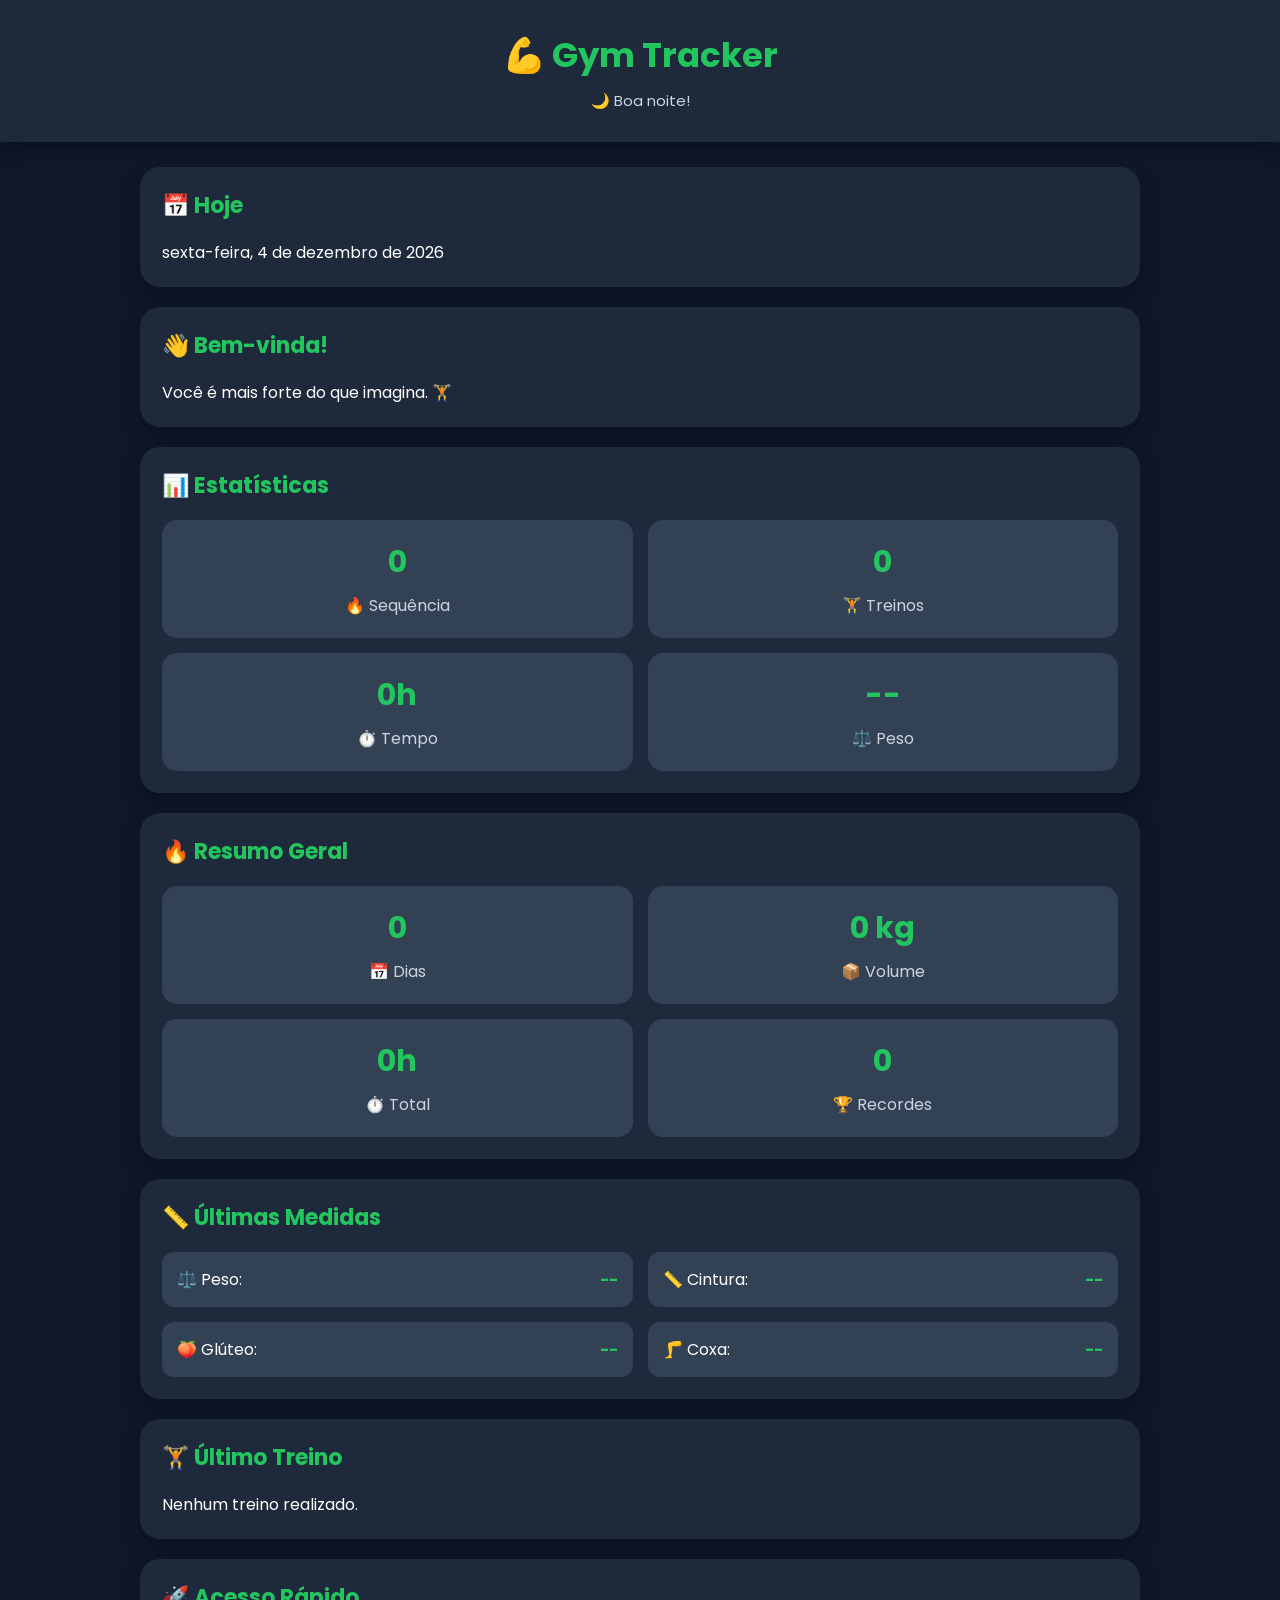
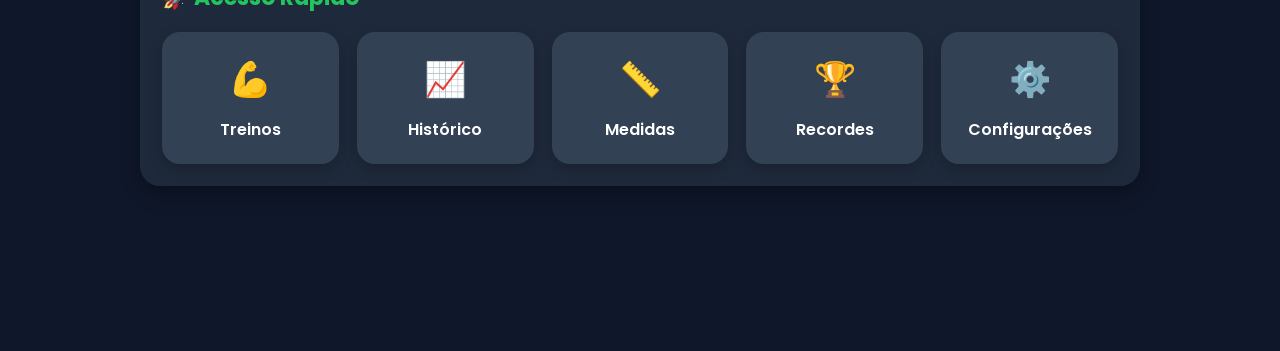
<file: index.html>
<!DOCTYPE html>
<html lang="pt-BR">

<head>

    <meta charset="UTF-8">

    <meta name="viewport" content="width=device-width, initial-scale=1.0">

    <title>Gym Tracker</title>

    <link rel="stylesheet" href="style.css">

    <link rel="preconnect" href="https://fonts.googleapis.com">

    <link rel="preconnect" href="https://fonts.gstatic.com" crossorigin>
    <link rel="manifest" href="manifest.json">

<link rel="icon" href="icon-192.png">

    <link href="https://fonts.googleapis.com/css2?family=Poppins:wght@300;400;500;600;700&display=swap" rel="stylesheet">

</head>

<body>

<header>

    <div class="header-texto">

        <h1>💪 Gym Tracker</h1>

        <p id="saudacao"></p>

    </div>

</header>

<main class="container">

    <!-- Hoje -->

    <section class="card">

        <h2>📅 Hoje</h2>

        <p id="dataAtual"></p>

    </section>

    <!-- Boas-vindas -->

    <section class="card">

        <h2>👋 Bem-vinda!</h2>

        <p id="fraseMotivacao"></p>

    </section>

    <!-- Estatísticas -->

    <section class="card">

        <h2>📊 Estatísticas</h2>

        <div class="stats">

            <div class="stat">

                <span class="numero" id="sequencia">0</span>

                <span class="texto">🔥 Sequência</span>

            </div>

            <div class="stat">

                <span class="numero" id="totalTreinos">0</span>

                <span class="texto">🏋️ Treinos</span>

            </div>

            <div class="stat">

                <span class="numero" id="tempoTreinado">0h</span>

                <span class="texto">⏱️ Tempo</span>

            </div>

            <div class="stat">

                <span class="numero" id="pesoAtual">--</span>

                <span class="texto">⚖️ Peso</span>

            </div>

        </div>

    </section>

    <!-- Resumo Geral -->

    <section class="card">

        <h2>🔥 Resumo Geral</h2>

        <div class="stats">

            <div class="stat">

                <span class="numero" id="diasTreinados">0</span>

                <span class="texto">📅 Dias</span>

            </div>

            <div class="stat">

                <span class="numero" id="volumeTotal">0 kg</span>

                <span class="texto">📦 Volume</span>

            </div>

            <div class="stat">

                <span class="numero" id="tempoTotal">0h</span>

                <span class="texto">⏱️ Total</span>

            </div>

            <div class="stat">

                <span class="numero" id="recordesTotal">0</span>

                <span class="texto">🏆 Recordes</span>

            </div>

        </div>

    </section>

    <!-- Últimas medidas -->

    <section class="card">

        <h2>📏 Últimas Medidas</h2>

        <div class="medidas">

            <p>⚖️ Peso:
                <strong id="ultimoPeso">--</strong>
            </p>

            <p>📏 Cintura:
                <strong id="ultimaCintura">--</strong>
            </p>

            <p>🍑 Glúteo:
                <strong id="ultimoGluteo">--</strong>
            </p>

            <p>🦵 Coxa:
                <strong id="ultimaCoxa">--</strong>
            </p>

        </div>

    </section>

    <!-- Último treino -->

    <section class="card">

        <h2>🏋️ Último Treino</h2>

        <p id="ultimoTreino">

            Nenhum treino realizado.

        </p>

    </section>

    

    <!-- Acesso rápido -->

    <section class="card">

        <h2>🚀 Acesso Rápido</h2>

        <div class="atalhos">

            <a href="treinos.html" class="atalho">

                💪

                <span>Treinos</span>

            </a>

            <a href="historico.html" class="atalho">

                📈

                <span>Histórico</span>

            </a>

            <a href="medidas.html" class="atalho">

                📏

                <span>Medidas</span>

            </a>

            <a href="recordes.html" class="atalho">

                🏆

                <span>Recordes</span>

            </a>

            <a href="configuracoes.html" class="atalho">

                ⚙️

                <span>Configurações</span>

            </a>

        </div>

    </section>

</main>



<script src="storage.js"></script>

<script src="script.js"></script>

</body>

</html>
</file>
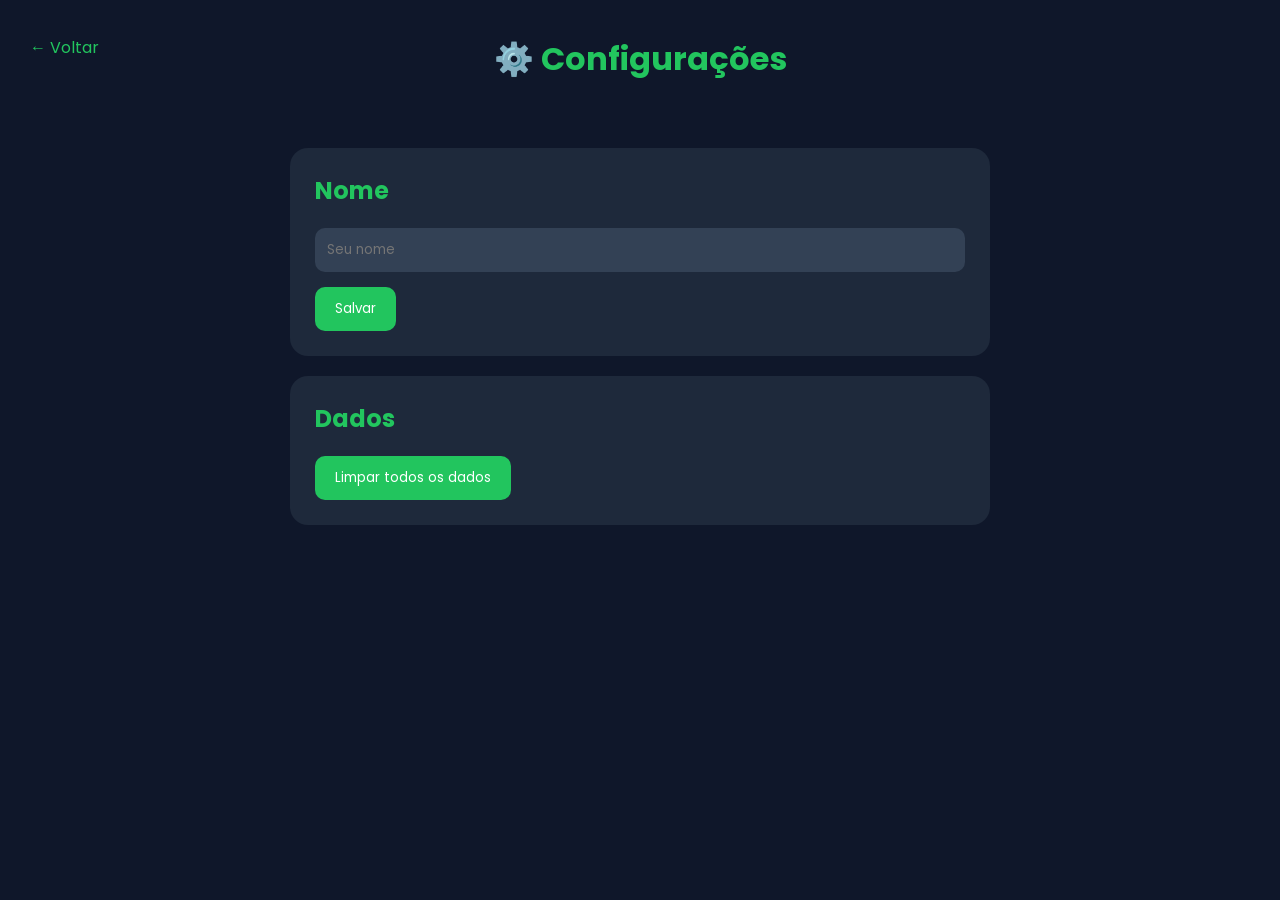
<file: configuracoes.html>
<!DOCTYPE html>
<html lang="pt-BR">

<head>

<meta charset="UTF-8">
<meta name="viewport" content="width=device-width, initial-scale=1.0">

<title>Configurações</title>

<link rel="stylesheet" href="configuracoes.css">

<link rel="preconnect" href="https://fonts.googleapis.com">

<link href="https://fonts.googleapis.com/css2?family=Poppins:wght@400;500;600&display=swap" rel="stylesheet">

</head>

<body>

<header>

<a href="index.html" class="voltar">← Voltar</a>

<h1>⚙️ Configurações</h1>

</header>

<main class="container">

<div class="card">

<h2>Nome</h2>

<input type="text" id="nome" placeholder="Seu nome">

<button id="salvarNome">
Salvar
</button>

</div>

<div class="card">

<h2>Dados</h2>

<button id="limpar">
Limpar todos os dados
</button>

</div>

</main>

<script src="storage.js"></script>
<script src="configuracoes.js"></script>


</body>
</html>
</file>
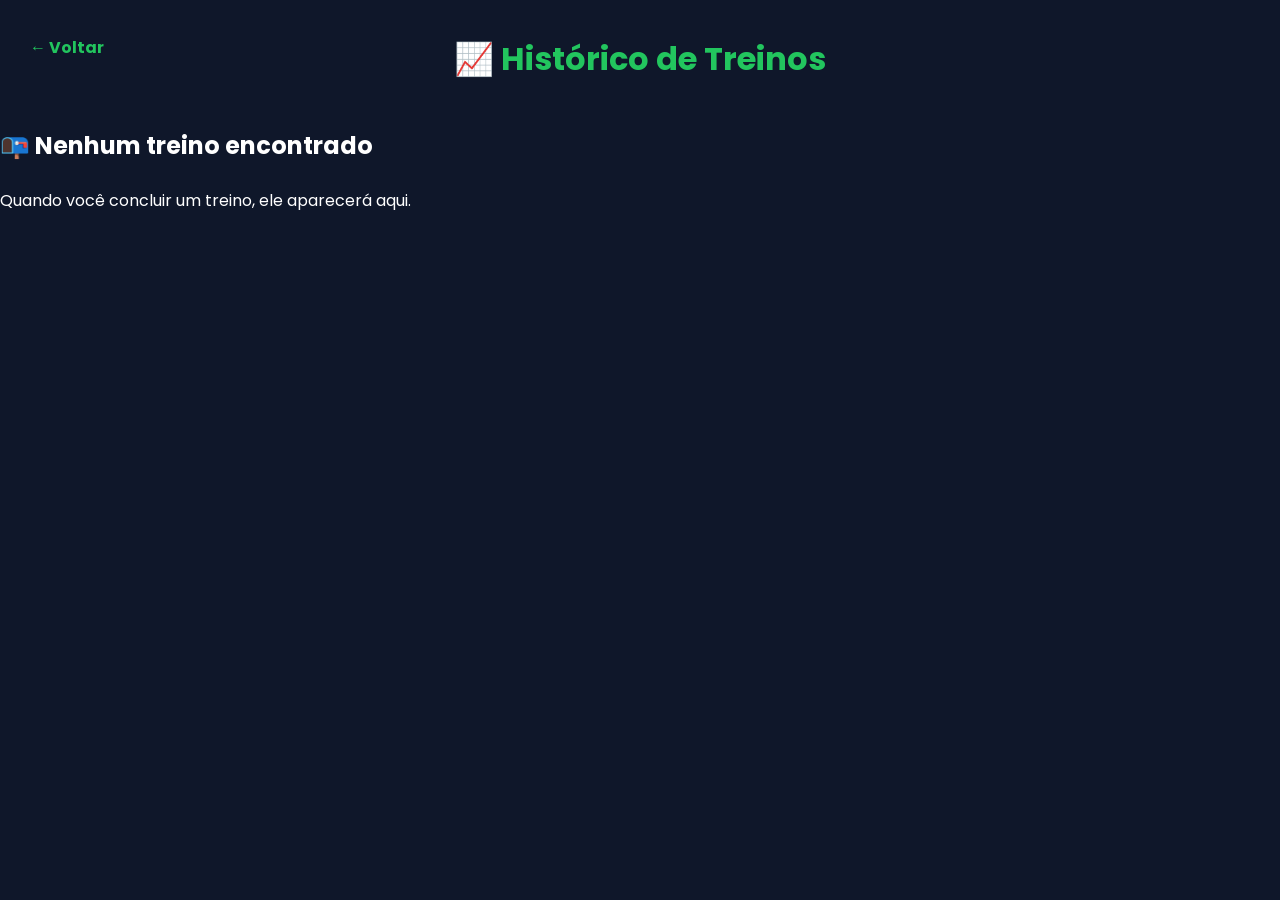
<file: historico.html>
<!DOCTYPE html>
<html lang="pt-BR">

<head>

    <meta charset="UTF-8">

    <meta name="viewport" content="width=device-width, initial-scale=1.0">

    <title>Histórico</title>

    <link rel="stylesheet" href="historico.css">

    <link rel="preconnect" href="https://fonts.googleapis.com">

    <link href="https://fonts.googleapis.com/css2?family=Poppins:wght@300;400;600;700&display=swap" rel="stylesheet">

</head>

<body>

<header>

    <h1>📈 Histórico de Treinos</h1>

    <a href="index.html" class="voltar">← Voltar</a>

</header>

<main class="container">

    <div id="listaHistorico">

    </div>

</main>



<script src="storage.js"></script>

<script src="historico.js"></script>

</body>

</html>
</file>
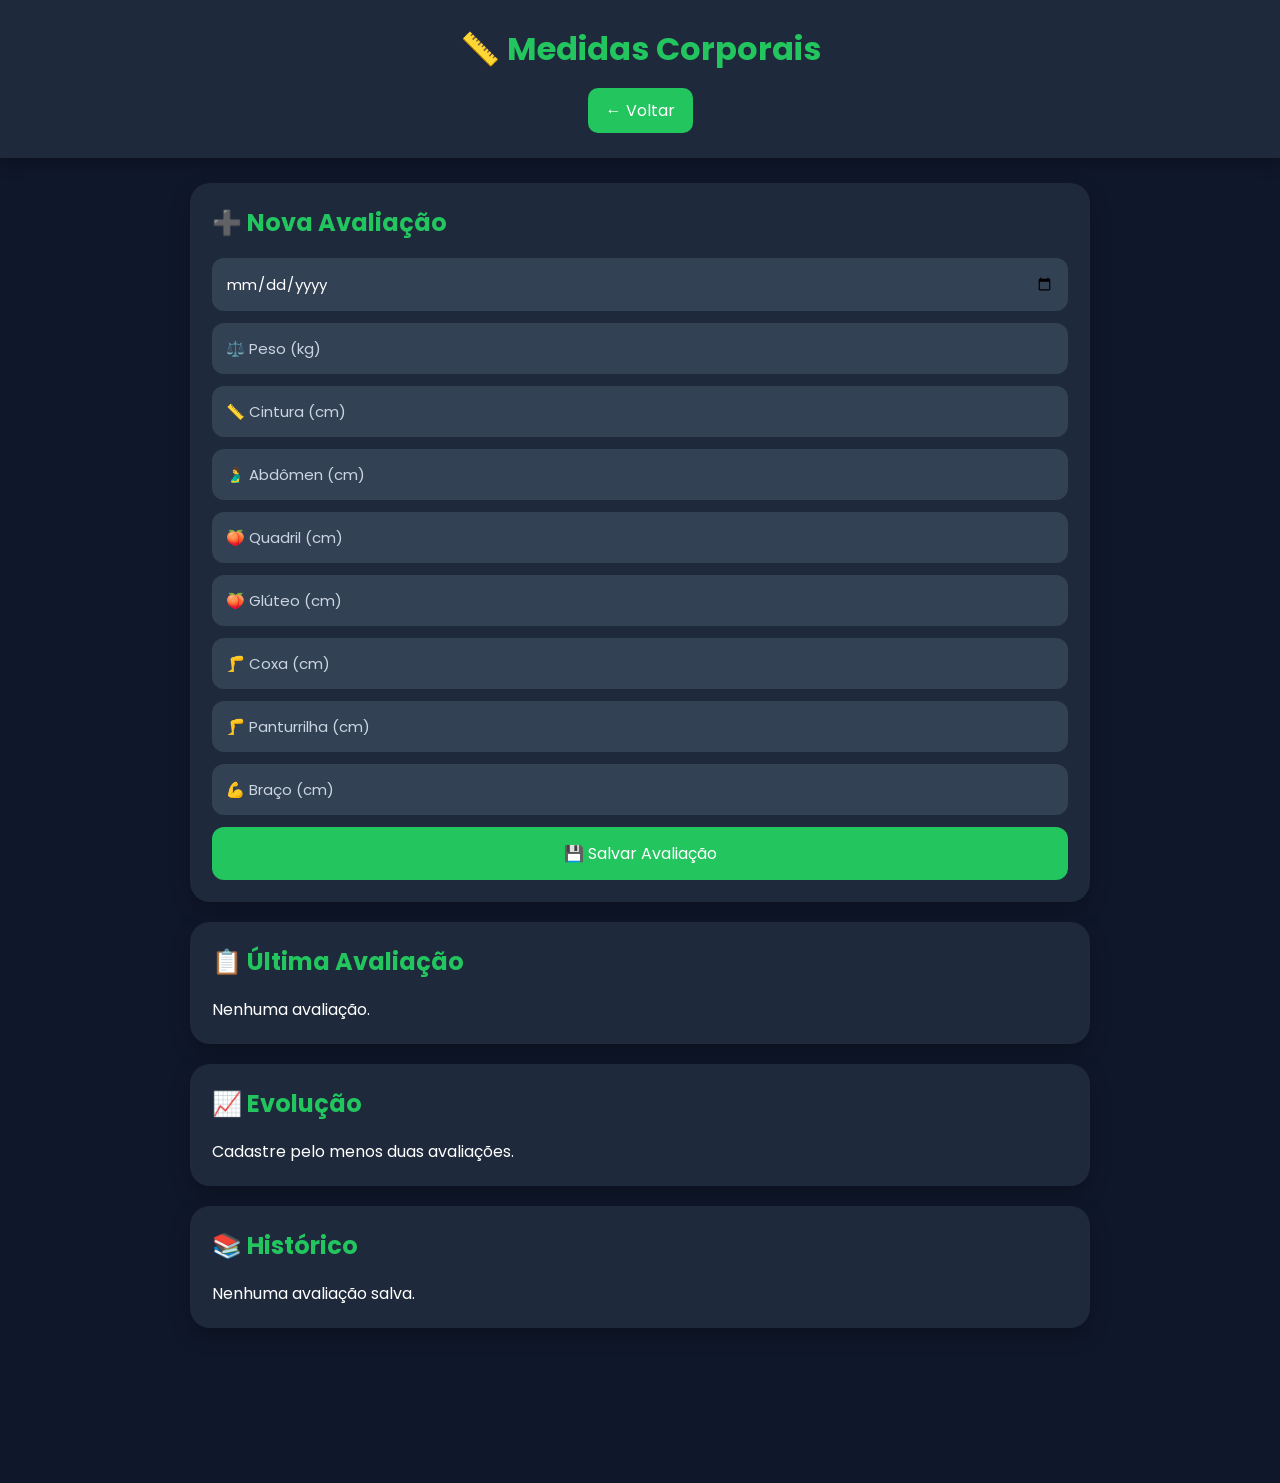
<file: medidas.html>
<!DOCTYPE html>
<html lang="pt-BR">

<head>

    <meta charset="UTF-8">

    <meta name="viewport" content="width=device-width, initial-scale=1.0">

    <title>Medidas Corporais</title>

    <link rel="stylesheet" href="medidas.css">

    <link rel="preconnect" href="https://fonts.googleapis.com">

    <link href="https://fonts.googleapis.com/css2?family=Poppins:wght@300;400;600;700&display=swap" rel="stylesheet">

</head>

<body>

<header>

    <h1>📏 Medidas Corporais</h1>

    <a href="index.html" class="voltar">← Voltar</a>

</header>

<main class="container">

    <!-- Nova Avaliação -->

    <div class="card">

        <h2>➕ Nova Avaliação</h2>

        <input type="date" id="data">

        <input type="number" id="peso" placeholder="⚖️ Peso (kg)">

        <input type="number" id="cintura" placeholder="📏 Cintura (cm)">

        <input type="number" id="abdomen" placeholder="🫃 Abdômen (cm)">

        <input type="number" id="quadril" placeholder="🍑 Quadril (cm)">

        <input type="number" id="gluteo" placeholder="🍑 Glúteo (cm)">

        <input type="number" id="coxa" placeholder="🦵 Coxa (cm)">

        <input type="number" id="panturrilha" placeholder="🦵 Panturrilha (cm)">

        <input type="number" id="braco" placeholder="💪 Braço (cm)">

        <button onclick="salvarMedidas()">

            💾 Salvar Avaliação

        </button>

    </div>

    <!-- Última Avaliação -->

    <div class="card">

        <h2>📋 Última Avaliação</h2>

        <div id="ultimaAvaliacao">

        </div>

    </div>

    <!-- Evolução -->

    <div class="card">

        <h2>📈 Evolução</h2>

        <div id="evolucao">

        </div>

    </div>

    <!-- Histórico -->

    <div class="card">

        <h2>📚 Histórico</h2>

        <div id="historicoMedidas">

        </div>

    </div>

</main>



<script src="storage.js"></script>

<script src="medidas.js"></script>

</body>

</html>
</file>
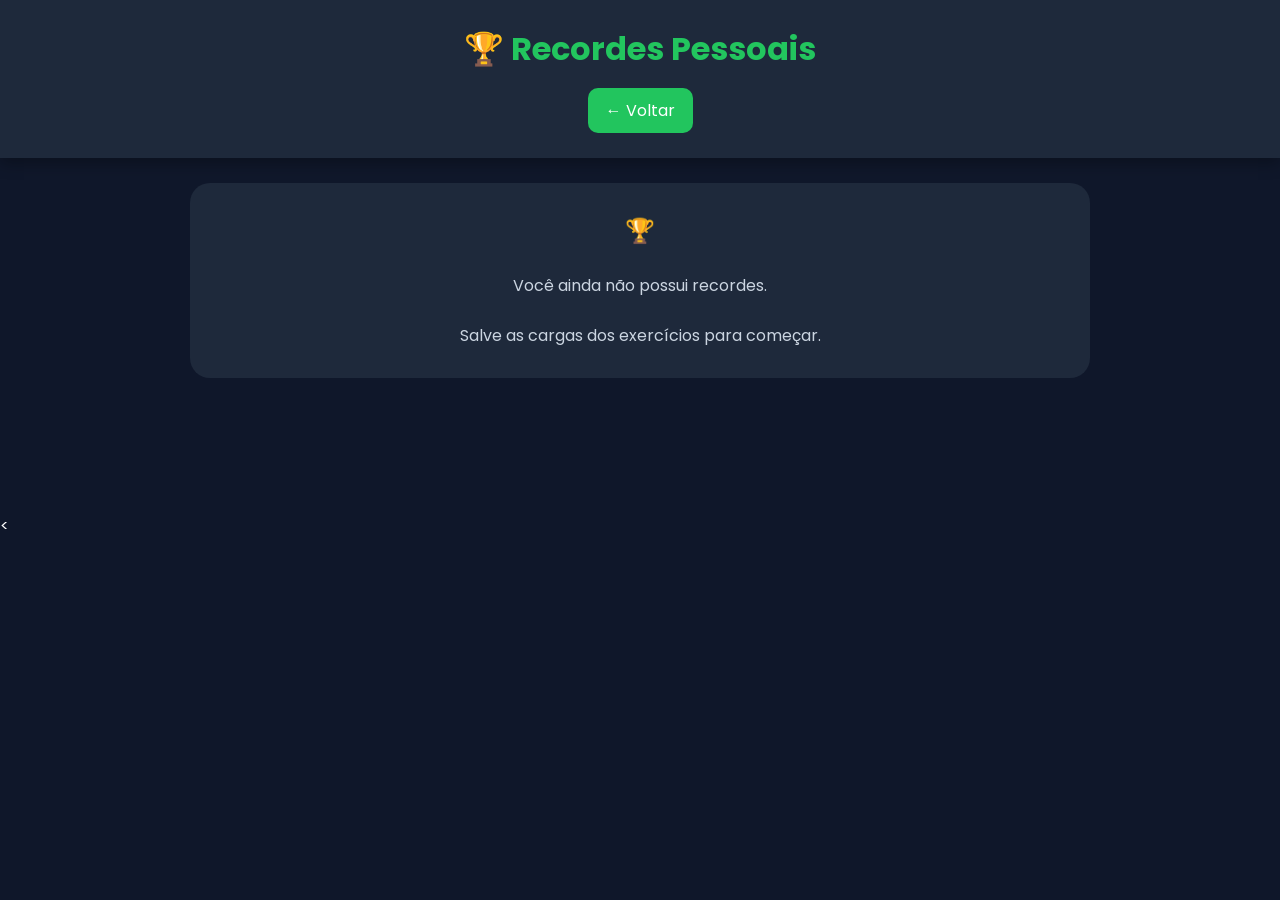
<file: recordes.html>
<!DOCTYPE html>
<html lang="pt-BR">

<head>

    <meta charset="UTF-8">

    <meta name="viewport" content="width=device-width, initial-scale=1.0">

    <title>Recordes</title>

    <link rel="stylesheet" href="recordes.css">

    <link rel="preconnect" href="https://fonts.googleapis.com">

    <link href="https://fonts.googleapis.com/css2?family=Poppins:wght@300;400;600;700&display=swap" rel="stylesheet">

</head>

<body>

<header>

    <h1>🏆 Recordes Pessoais</h1>

    <a href="index.html" class="voltar">← Voltar</a>

</header>

<main class="container">

    <div id="listaRecordes">

    </div>

</main>

<

<script src="storage.js"></script>

<script src="recordes.js"></script>

</body>

</html>
</file>
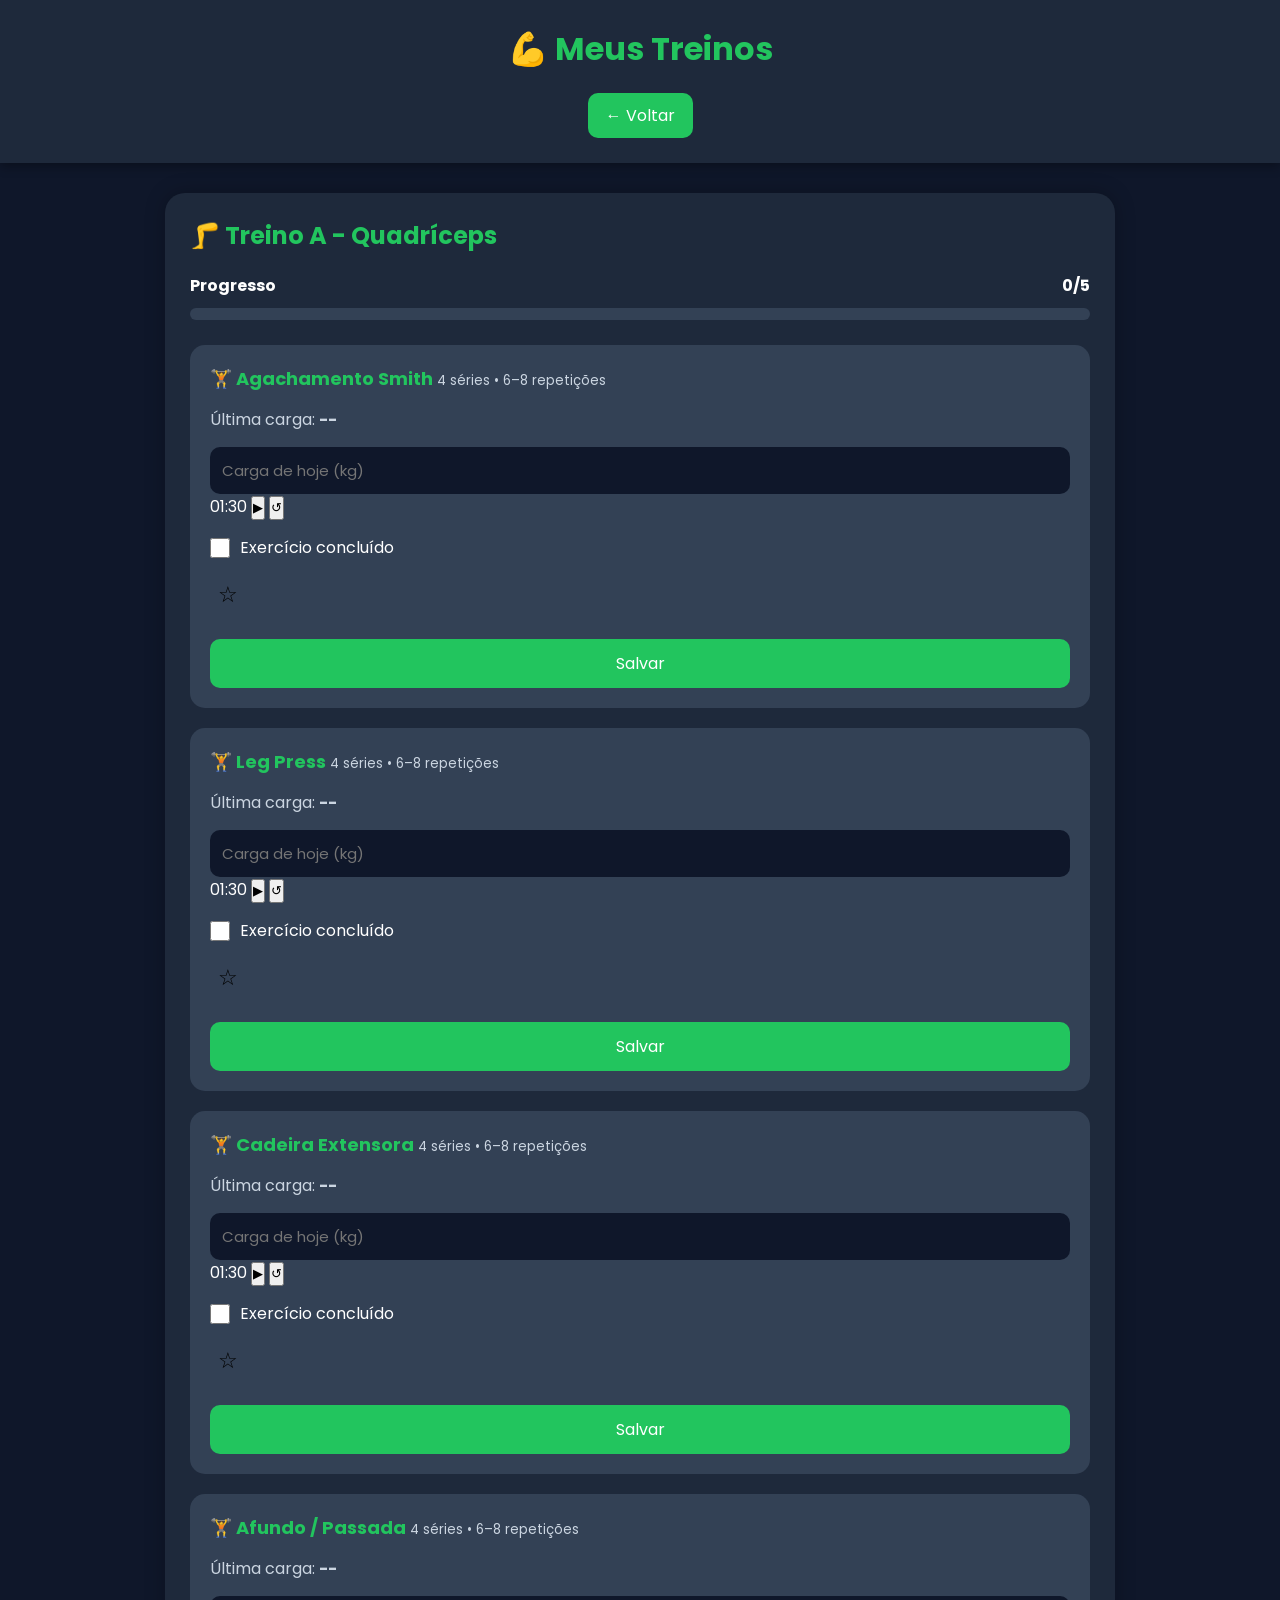
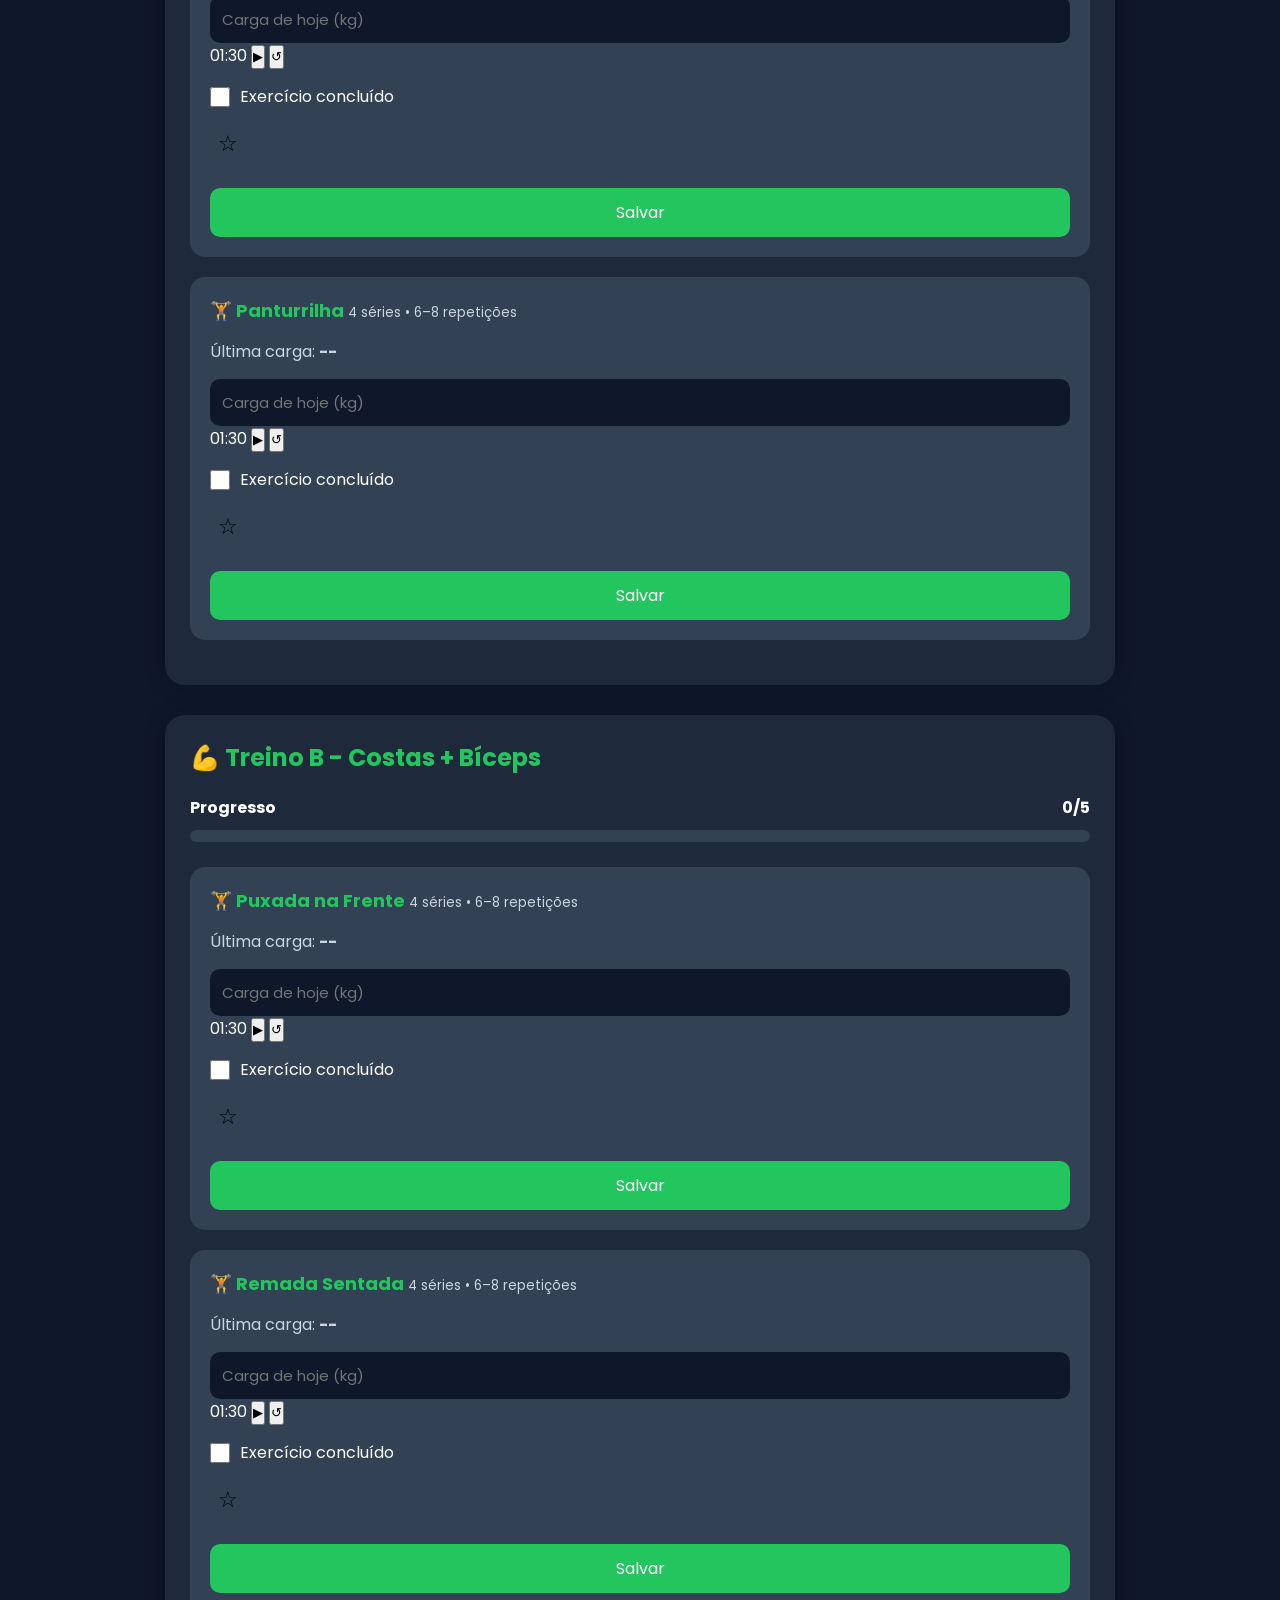
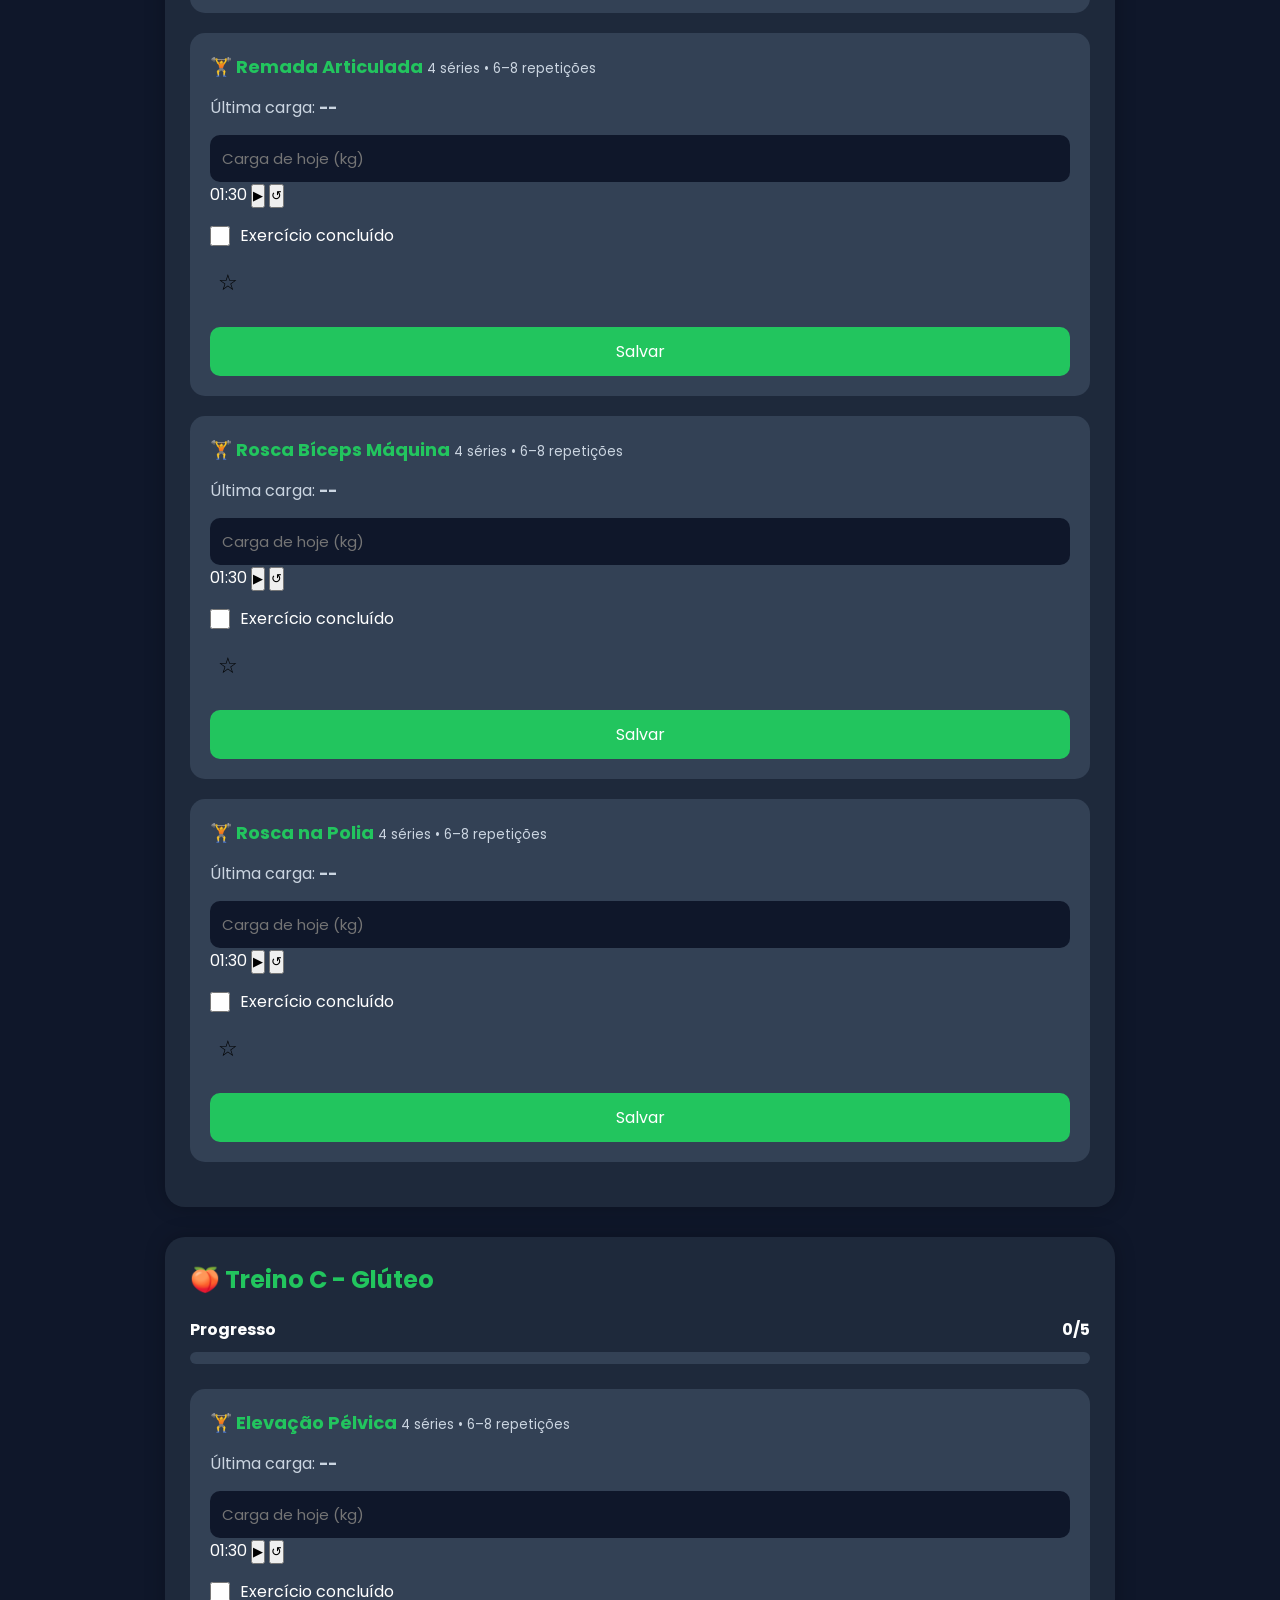
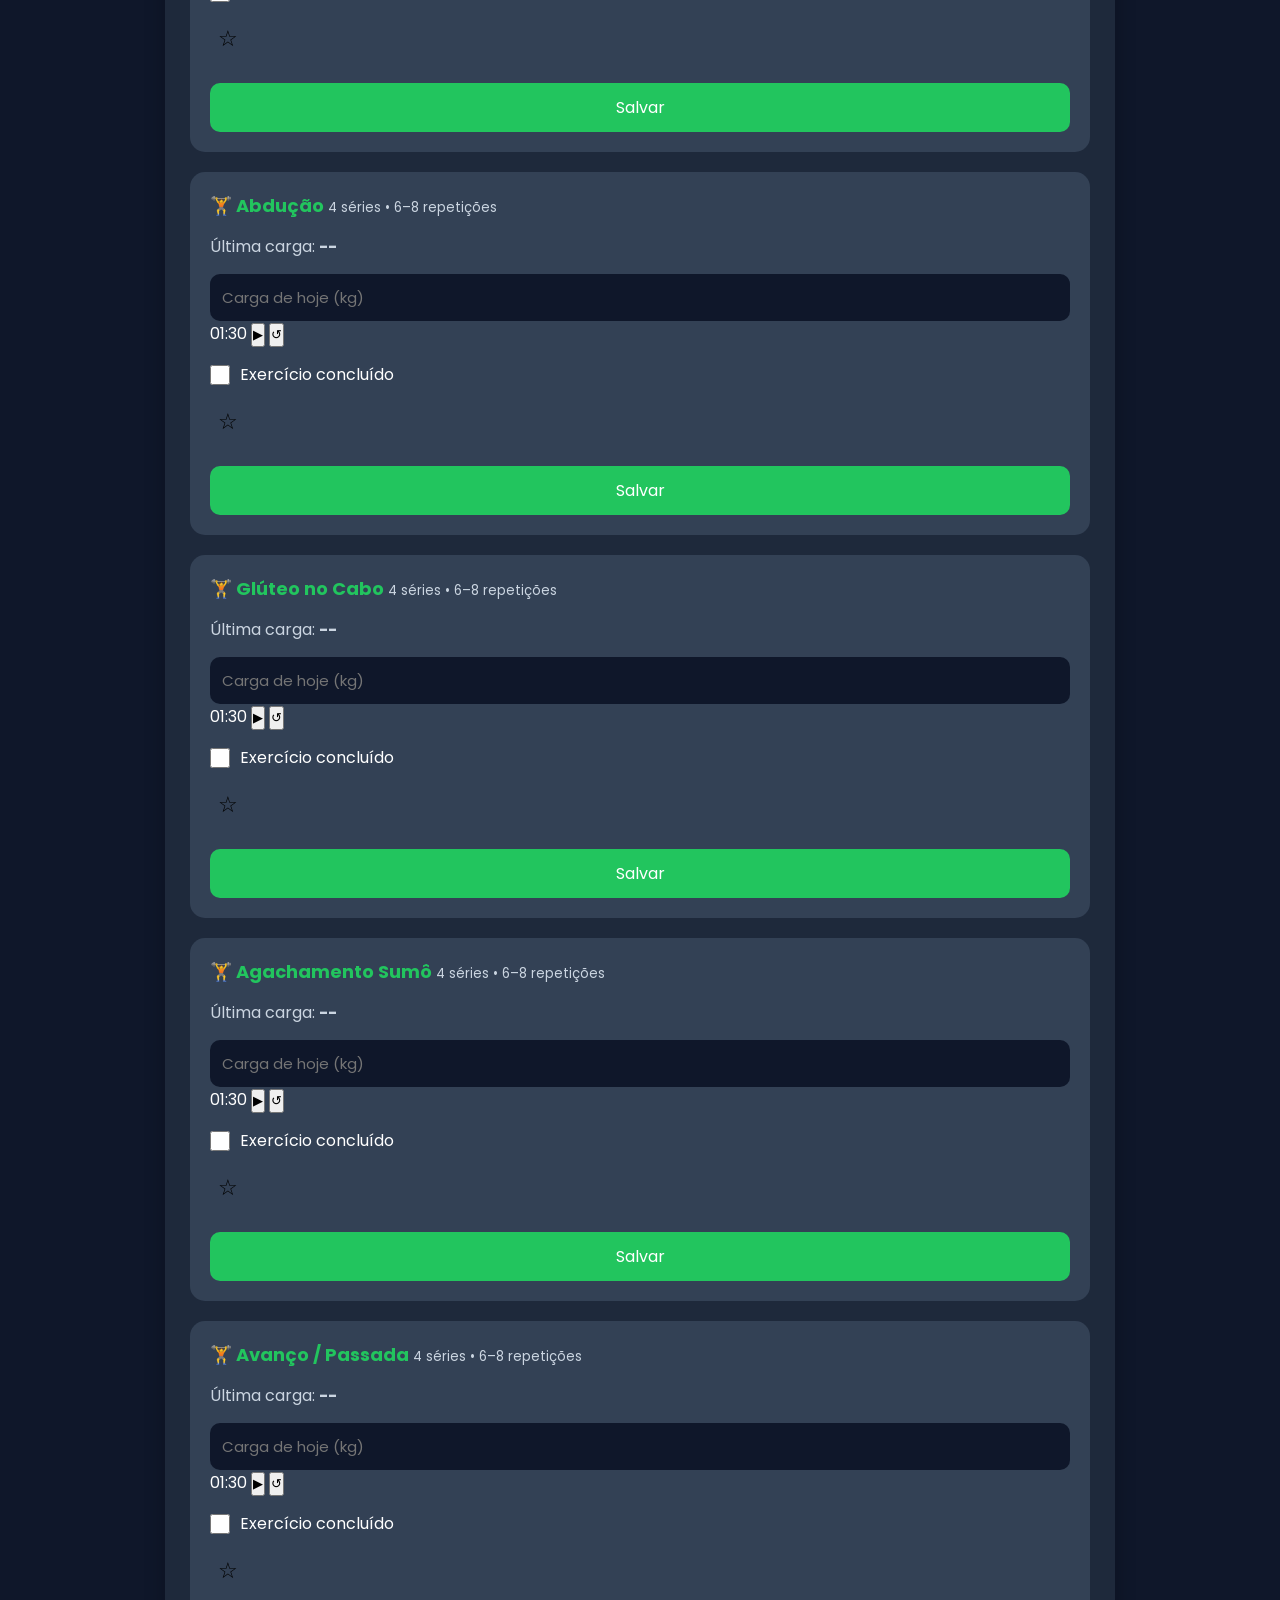
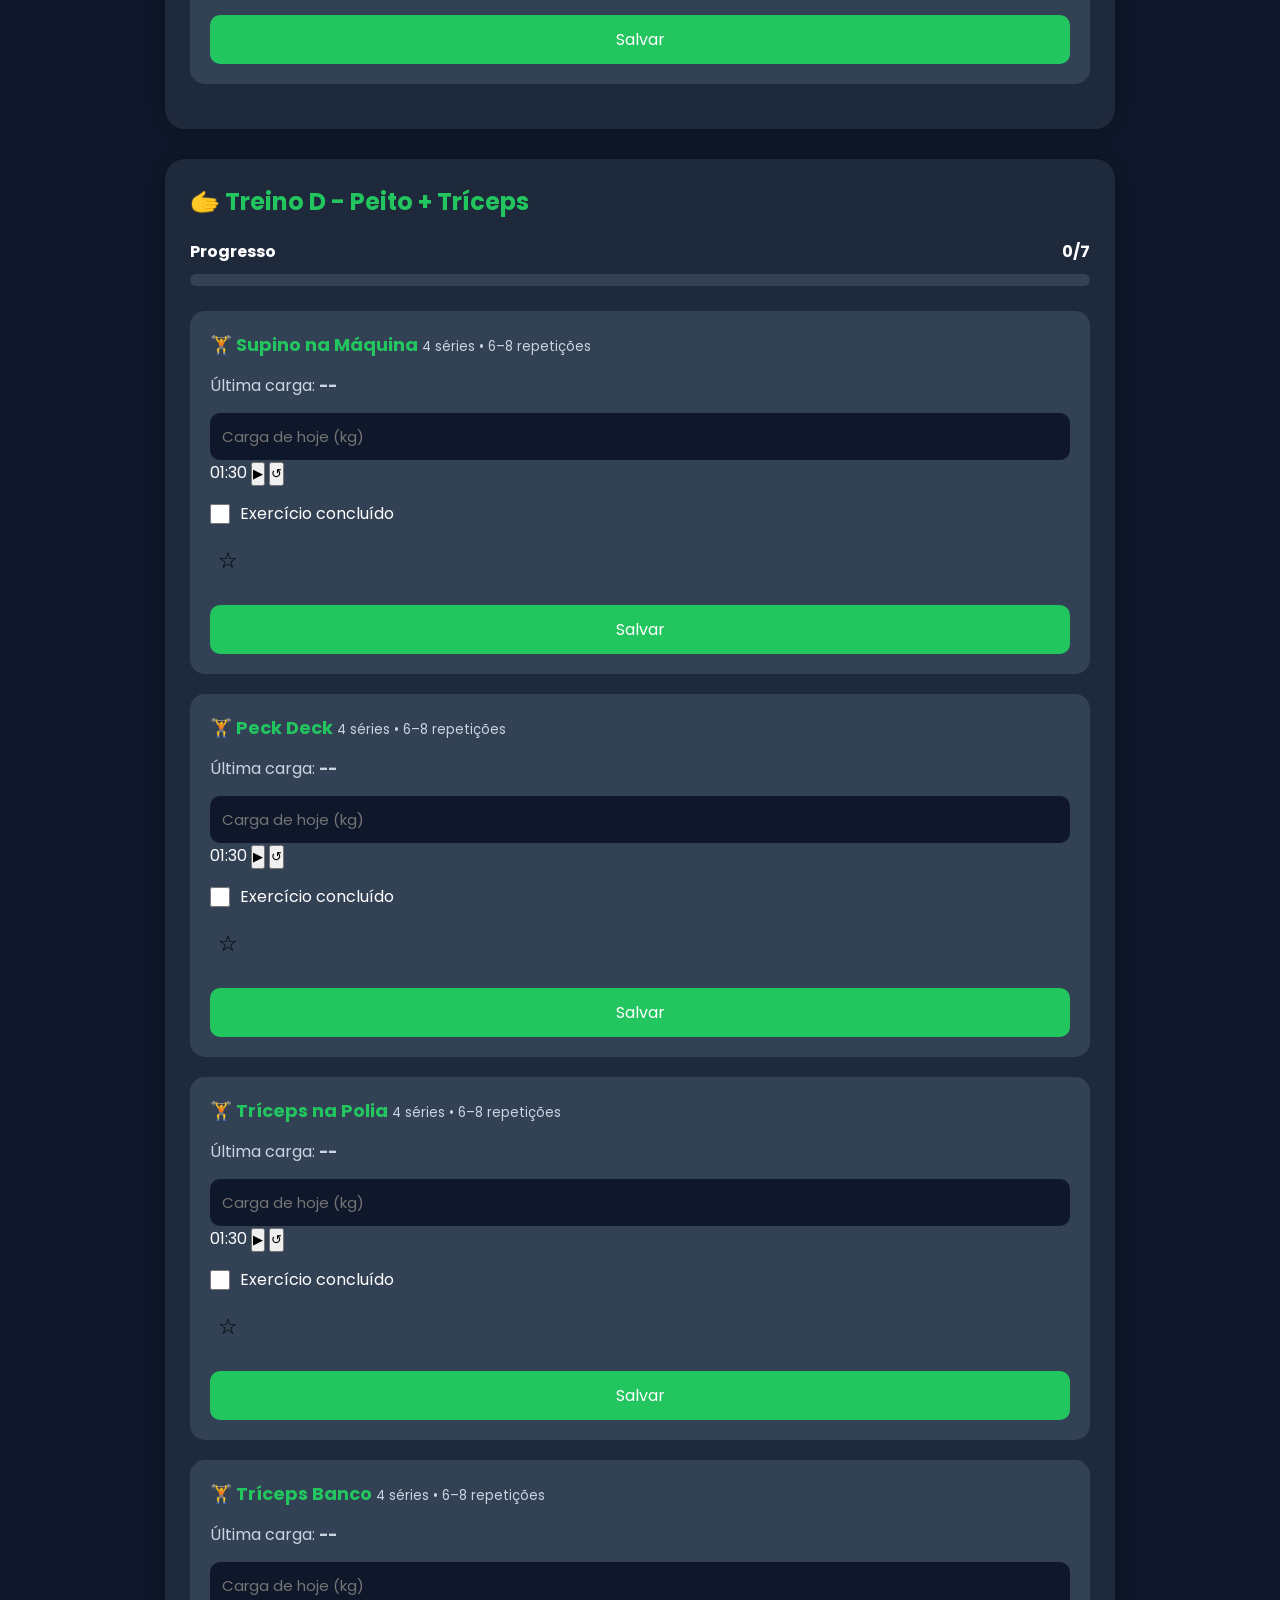
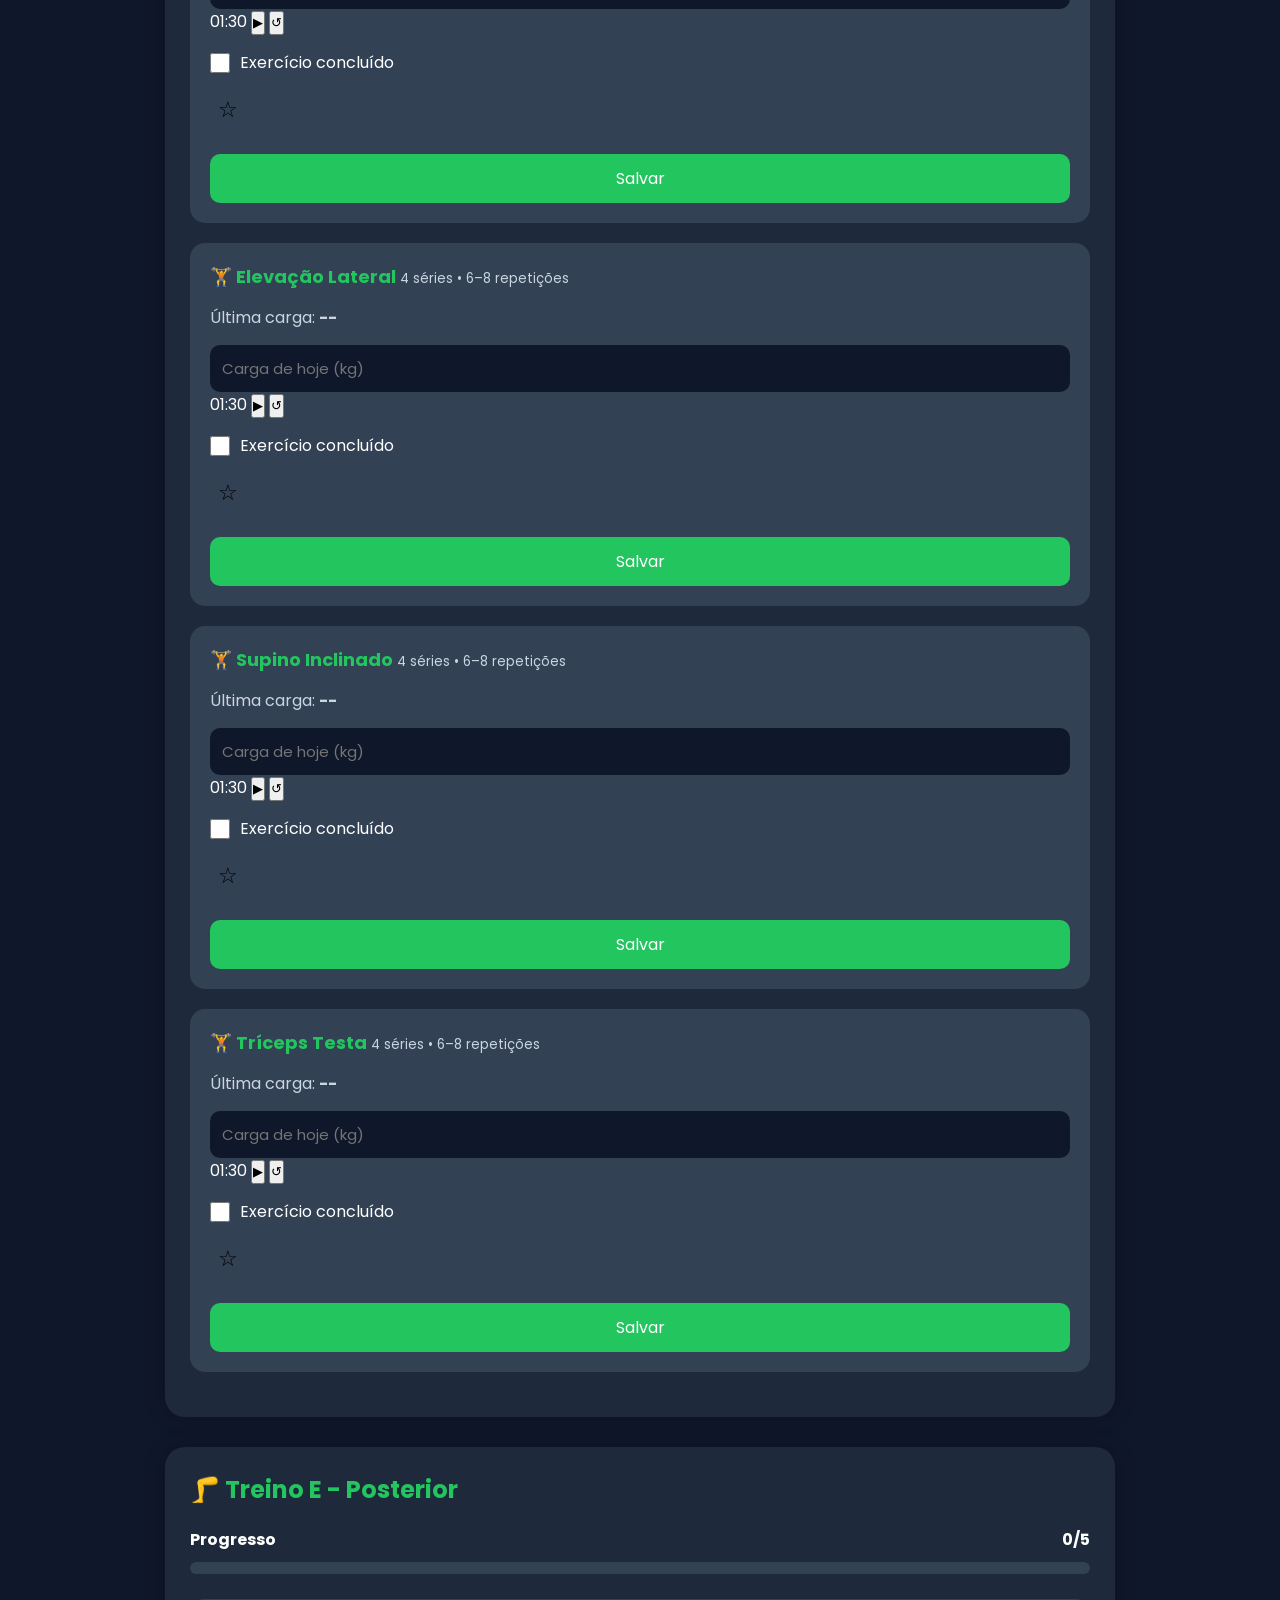
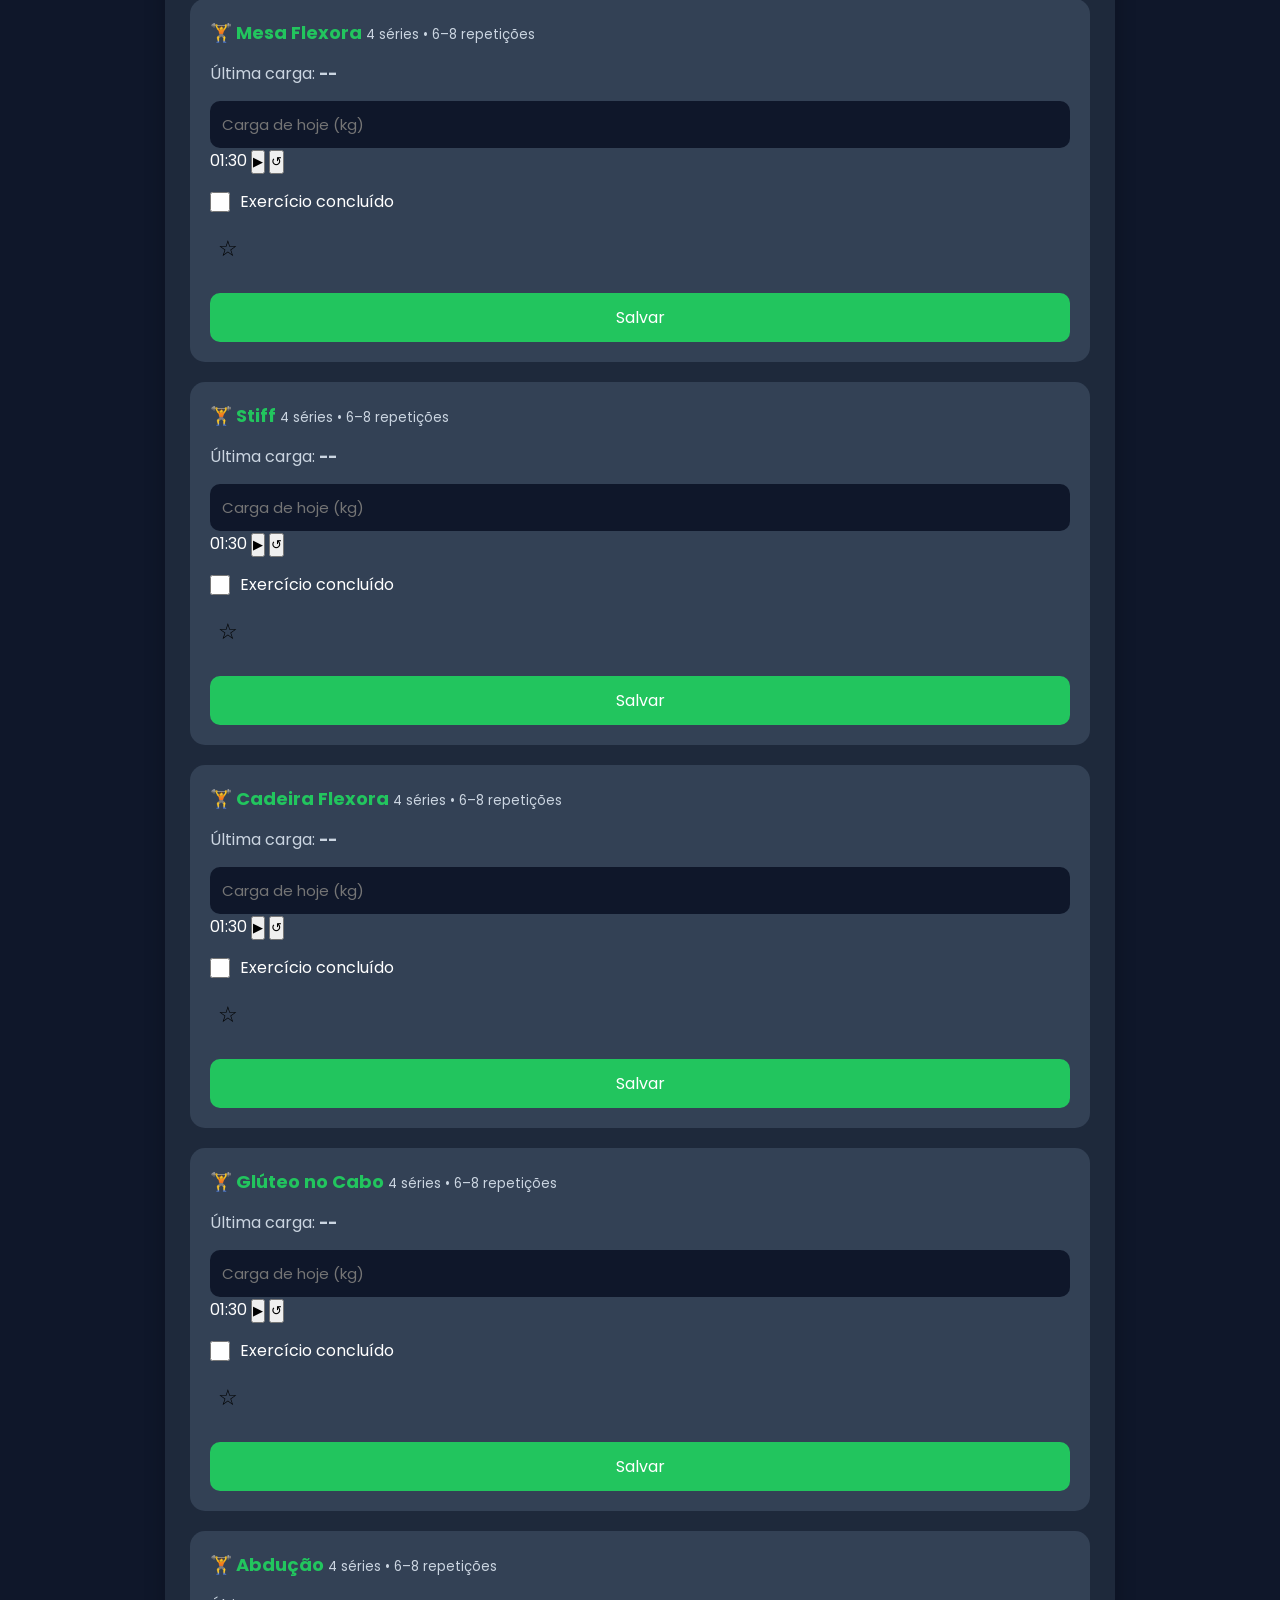
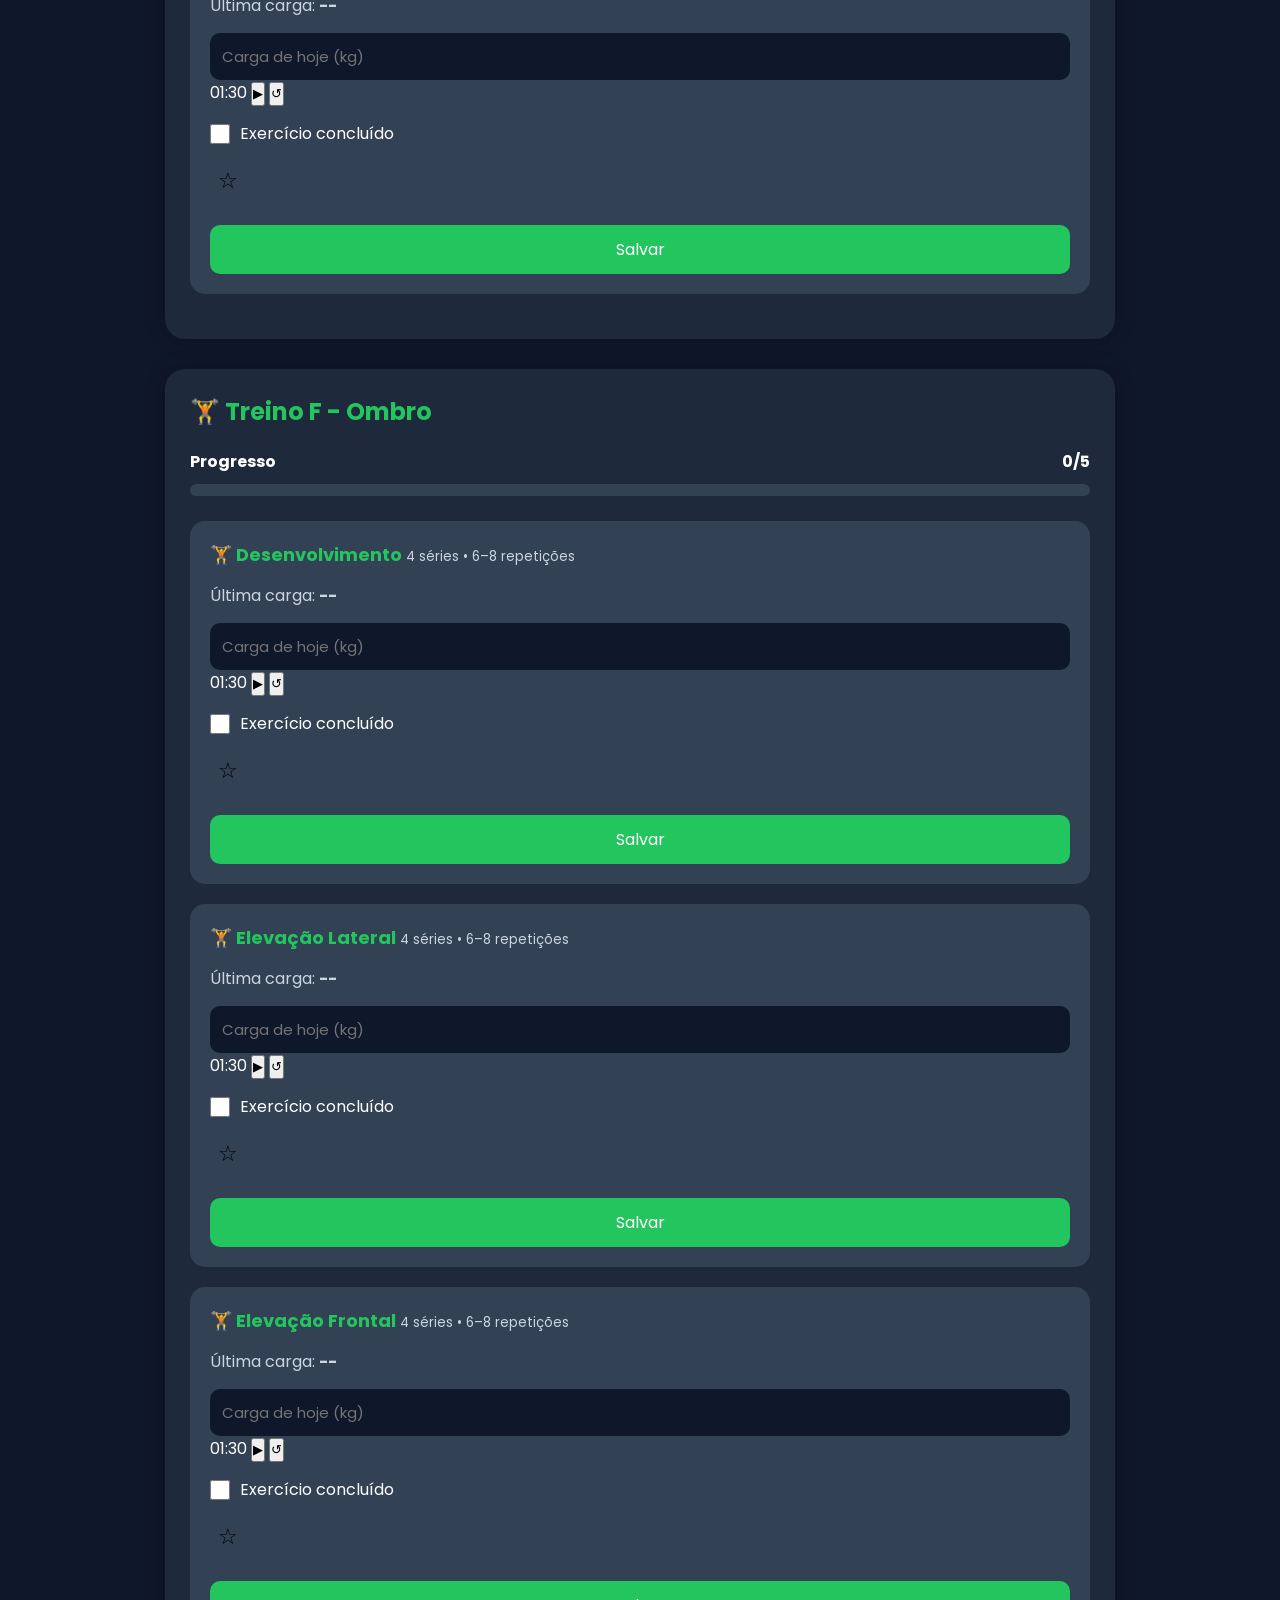
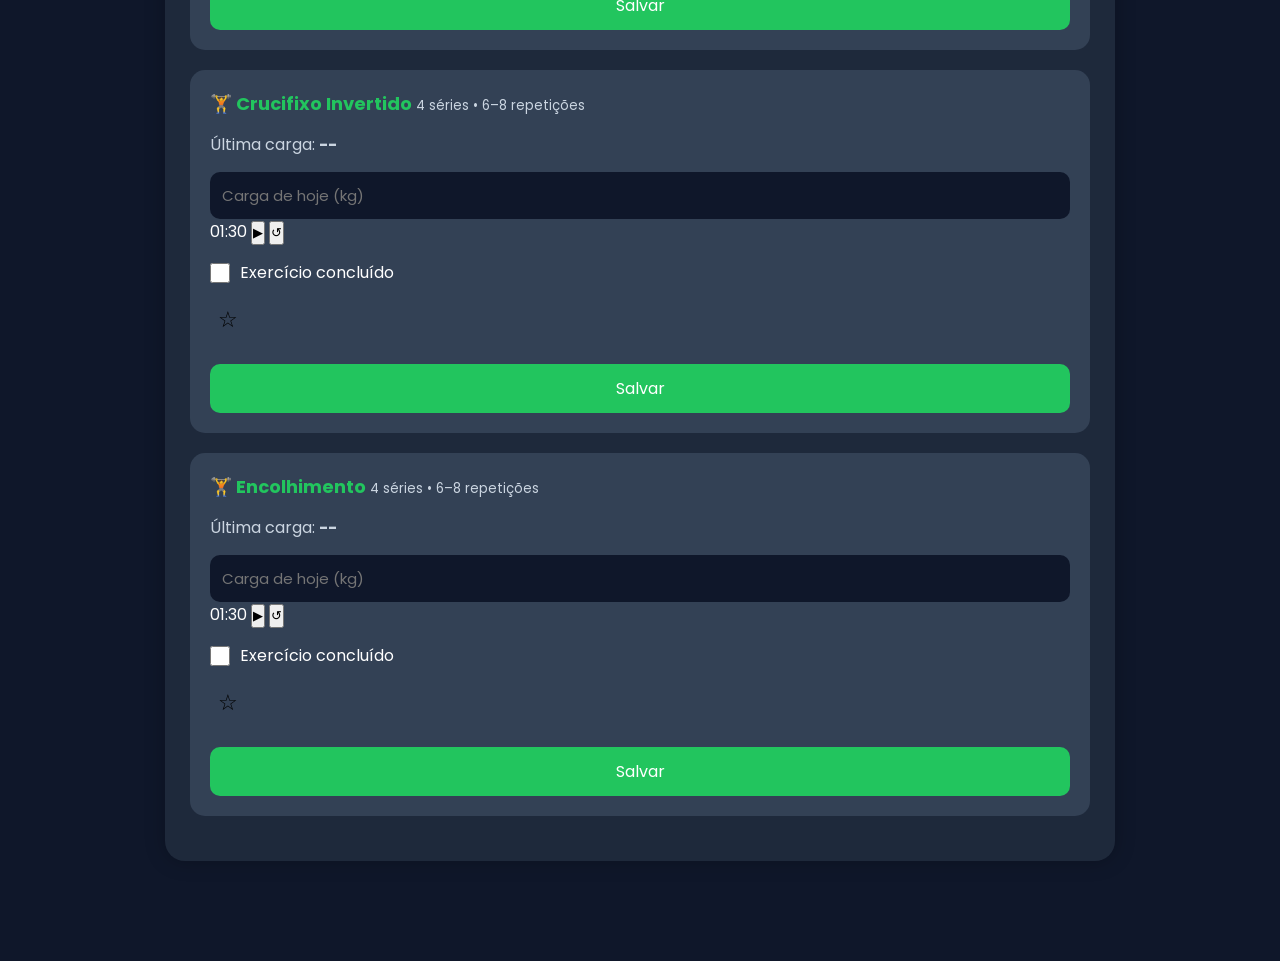
<file: treinos.html>
<!DOCTYPE html>
<html lang="pt-BR">

<head>

    <meta charset="UTF-8">

    <meta name="viewport" content="width=device-width, initial-scale=1.0">

    <title>Meus Treinos</title>

    <link rel="stylesheet" href="treinos.css">

    <link rel="preconnect" href="https://fonts.googleapis.com">

    <link href="https://fonts.googleapis.com/css2?family=Poppins:wght@300;400;500;600;700&display=swap" rel="stylesheet">

</head>

<body>

<header>

    <h1>💪 Meus Treinos</h1>

    <a href="index.html" class="voltar">← Voltar</a>

</header>

<main id="containerTreinos">

    <!-- Os treinos serão criados automaticamente pelo JavaScript -->

</main>



<script src="storage.js"></script>
<script src="treinos.js"></script>

</body>

</html>
</file>
<file: style.css>
/* ==========================
   RESET
========================== */

*{
    margin:0;
    padding:0;
    box-sizing:border-box;
    font-family:'Poppins',sans-serif;
}

html{
    scroll-behavior:smooth;
}

body{
    background:#0f172a;
    color:#fff;
    min-height:100vh;
}

/* ==========================
   HEADER
========================== */

header{

    background:#1e293b;

    padding:30px 20px;

    text-align:center;

    box-shadow:0 5px 15px rgba(0,0,0,.35);

}

header h1{

    color:#22c55e;

    font-size:34px;

    margin-bottom:8px;

}

header p{

    color:#cbd5e1;

    font-size:15px;

}

/* ==========================
   CONTAINER
========================== */

.container{

    width:92%;

    max-width:1000px;

    margin:25px auto;

    padding-bottom:120px;

}

/* ==========================
   CARDS
========================== */

.card{

    background:#1e293b;

    border-radius:20px;

    padding:22px;

    margin-bottom:20px;

    box-shadow:0 8px 20px rgba(0,0,0,.30);

    transition:.3s;

}

.card:hover{

    transform:translateY(-5px);

}

.card h2{

    color:#22c55e;

    margin-bottom:18px;

    font-size:22px;

}

/* ==========================
   ESTATÍSTICAS
========================== */

.stats{

    display:grid;

    grid-template-columns:repeat(2,1fr);

    gap:15px;

}

.stat{

    background:#334155;

    border-radius:15px;

    padding:20px;

    text-align:center;

}

.numero{

    display:block;

    font-size:30px;

    font-weight:bold;

    color:#22c55e;

}

.texto{

    display:block;

    margin-top:8px;

    color:#cbd5e1;

}

/* ==========================
   MEDIDAS
========================== */

.medidas{

    display:grid;

    grid-template-columns:repeat(2,1fr);

    gap:15px;

}

.medidas p{

    background:#334155;

    padding:15px;

    border-radius:12px;

}

.medidas strong{

    color:#22c55e;

    float:right;

}/* ==========================
   RECORDES
========================== */

#recordesHome{

    display:grid;

    gap:15px;

}

.recorde{

    background:#334155;

    border-radius:15px;

    padding:18px;

    transition:.3s;

}

.recorde:hover{

    transform:translateY(-3px);

}

.recorde h3{

    color:#22c55e;

    margin-bottom:8px;

    font-size:18px;

}

.recorde p{

    color:#e2e8f0;

    font-size:15px;

}

/* ==========================
   ATALHOS
========================== */

.atalhos{

    display:grid;

    grid-template-columns:repeat(auto-fit,minmax(140px,1fr));

    gap:18px;

}

.atalho{

    background:#334155;

    border-radius:18px;

    padding:22px;

    text-decoration:none;

    color:#fff;

    display:flex;

    flex-direction:column;

    align-items:center;

    justify-content:center;

    transition:.3s;

    box-shadow:0 5px 15px rgba(0,0,0,.20);

}

.atalho:hover{

    background:#22c55e;

    transform:translateY(-5px);

}

.atalho{

    font-size:34px;

}

.atalho span{

    margin-top:12px;

    font-size:16px;

    font-weight:600;

}

/* ==========================
   MENU INFERIOR
========================== */

.bottom-nav{

    position:fixed;

    left:0;

    bottom:0;

    width:100%;

    height:78px;

    background:#1e293b;

    display:flex;

    justify-content:space-around;

    align-items:center;

    box-shadow:0 -6px 18px rgba(0,0,0,.35);

    z-index:999;

}

.bottom-nav a{

    flex:1;

    display:flex;

    flex-direction:column;

    align-items:center;

    justify-content:center;

    text-decoration:none;

    color:#cbd5e1;

    transition:.3s;

}

.bottom-nav a:hover{

    color:#22c55e;

}

.bottom-nav a.ativo{

    color:#22c55e;

}

.bottom-nav a{

    font-size:26px;

}

.bottom-nav span{

    margin-top:5px;

    font-size:12px;

}

/* ==========================
   RESPONSIVO
========================== */

@media(max-width:768px){

    .stats{

        grid-template-columns:1fr 1fr;

    }

    .medidas{

        grid-template-columns:1fr;

    }

    .atalhos{

        grid-template-columns:1fr 1fr;

    }

}

@media(max-width:480px){

    header h1{

        font-size:28px;

    }

    .stats{

        grid-template-columns:1fr;

    }

    .atalhos{

        grid-template-columns:1fr;

    }

}
</file>
<file: configuracoes.css>
*{
    margin:0;
    padding:0;
    box-sizing:border-box;
    font-family:'Poppins',sans-serif;
}

body{

    background:#0f172a;

    color:white;

}

header{

    text-align:center;

    padding:35px;

    position:relative;

}

header h1{

    color:#22c55e;

}

.voltar{

    position:absolute;

    left:30px;

    top:35px;

    text-decoration:none;

    color:#22c55e;

}

.container{

    width:90%;

    max-width:700px;

    margin:30px auto;

}

.card{

    background:#1e293b;

    padding:25px;

    border-radius:18px;

    margin-bottom:20px;

}

.card h2{

    margin-bottom:20px;

    color:#22c55e;

}

input{

    width:100%;

    padding:12px;

    border:none;

    border-radius:10px;

    margin-bottom:15px;

    background:#334155;

    color:white;

}

button{

    background:#22c55e;

    color:white;

    border:none;

    padding:12px 20px;

    border-radius:10px;

    cursor:pointer;

}

button:hover{

    opacity:.9;

}
</file>
<file: historico.css>
*{
    margin:0;
    padding:0;
    box-sizing:border-box;
    font-family:'Poppins',sans-serif;
}

body{

    background:#0f172a;

    color:white;

}

header{

    text-align:center;

    padding:35px;

    position:relative;

}

header h1{

    color:#22c55e;

    margin-bottom:10px;

}

header p{

    color:#94a3b8;

}

.voltar{

    position:absolute;

    left:30px;

    top:35px;

    color:#22c55e;

    text-decoration:none;

    font-weight:bold;

}

#historico{

    width:90%;

    max-width:900px;

    margin:30px auto;

}

.card{

    background:#1e293b;

    border-radius:18px;

    padding:25px;

    margin-bottom:20px;

    box-shadow:0 0 20px rgba(0,0,0,.3);

}

.card h2{

    color:#22c55e;

    margin-bottom:10px;

}

.card p{

    color:#cbd5e1;

    margin:8px 0;

}
</file>
<file: medidas.css>
/* ==========================
   RESET
========================== */

*{
    margin:0;
    padding:0;
    box-sizing:border-box;
    font-family:'Poppins',sans-serif;
}

body{
    background:#0f172a;
    color:#fff;
}

/* ==========================
   HEADER
========================== */

header{
    background:#1e293b;
    padding:25px;
    text-align:center;
    box-shadow:0 5px 15px rgba(0,0,0,.3);
}

header h1{
    color:#22c55e;
    margin-bottom:15px;
}

.voltar{
    display:inline-block;
    text-decoration:none;
    color:white;
    background:#22c55e;
    padding:10px 18px;
    border-radius:10px;
}

/* ==========================
   CONTAINER
========================== */

.container{
    width:92%;
    max-width:900px;
    margin:25px auto;
    padding-bottom:110px;
}

/* ==========================
   CARDS
========================== */

.card{
    background:#1e293b;
    border-radius:20px;
    padding:22px;
    margin-bottom:20px;
    box-shadow:0 8px 20px rgba(0,0,0,.25);
}

.card h2{
    color:#22c55e;
    margin-bottom:18px;
}

/* ==========================
   INPUTS
========================== */

input{

    width:100%;

    padding:14px;

    margin-bottom:12px;

    border:none;

    border-radius:12px;

    background:#334155;

    color:white;

    font-size:15px;

    outline:none;

}

input::placeholder{

    color:#cbd5e1;

}

/* ==========================
   BOTÃO
========================== */

button{

    width:100%;

    padding:14px;

    border:none;

    border-radius:12px;

    background:#22c55e;

    color:white;

    font-size:16px;

    cursor:pointer;

    transition:.3s;

}

button:hover{

    opacity:.9;

    transform:translateY(-2px);

}

/* ==========================
   DADOS
========================== */

.item{

    background:#334155;

    padding:12px;

    border-radius:12px;

    margin-bottom:10px;

}

.item strong{

    color:#22c55e;

}

.verde{

    color:#22c55e;

    font-weight:bold;

}

.vermelho{

    color:#ef4444;

    font-weight:bold;

}

/* ==========================
   MENU INFERIOR
========================== */

.bottom-nav{

    position:fixed;

    bottom:0;

    left:0;

    width:100%;

    height:75px;

    background:#1e293b;

    display:flex;

    justify-content:space-around;

    align-items:center;

    box-shadow:0 -5px 15px rgba(0,0,0,.35);

}

.bottom-nav a{

    display:flex;

    flex-direction:column;

    align-items:center;

    text-decoration:none;

    color:#cbd5e1;

    font-size:13px;

}

.bottom-nav a:hover{

    color:#22c55e;

}

.bottom-nav span{

    margin-top:5px;

}

/* ==========================
   RESPONSIVO
========================== */

@media(max-width:600px){

    .container{

        width:95%;

    }

}
</file>
<file: recordes.css>
/* ==========================
   RESET
========================== */

*{
    margin:0;
    padding:0;
    box-sizing:border-box;
    font-family:'Poppins',sans-serif;
}

body{

    background:#0f172a;

    color:#fff;

}

/* ==========================
   HEADER
========================== */

header{

    background:#1e293b;

    padding:25px;

    text-align:center;

    box-shadow:0 5px 15px rgba(0,0,0,.3);

}

header h1{

    color:#22c55e;

    margin-bottom:15px;

}

.voltar{

    display:inline-block;

    text-decoration:none;

    background:#22c55e;

    color:white;

    padding:10px 18px;

    border-radius:10px;

}

/* ==========================
   CONTAINER
========================== */

.container{

    width:92%;

    max-width:900px;

    margin:25px auto;

    padding-bottom:110px;

}

/* ==========================
   CARD RECORDE
========================== */

.recorde{

    background:#1e293b;

    border-radius:20px;

    padding:22px;

    margin-bottom:20px;

    box-shadow:0 8px 20px rgba(0,0,0,.25);

    transition:.3s;

}

.recorde:hover{

    transform:translateY(-4px);

}

.recorde h2{

    color:#22c55e;

    margin-bottom:18px;

}

.recorde p{

    background:#334155;

    padding:12px;

    border-radius:10px;

    margin-bottom:10px;

    color:#e2e8f0;

}

.recorde strong{

    color:#22c55e;

}

/* ==========================
   SEM RECORDES
========================== */

.vazio{

    background:#1e293b;

    padding:30px;

    border-radius:20px;

    text-align:center;

    color:#cbd5e1;

}

/* ==========================
   MENU INFERIOR
========================== */

.bottom-nav{

    position:fixed;

    left:0;

    bottom:0;

    width:100%;

    height:75px;

    background:#1e293b;

    display:flex;

    justify-content:space-around;

    align-items:center;

    box-shadow:0 -5px 15px rgba(0,0,0,.35);

}

.bottom-nav a{

    display:flex;

    flex-direction:column;

    align-items:center;

    text-decoration:none;

    color:#cbd5e1;

    font-size:13px;

}

.bottom-nav a:hover{

    color:#22c55e;

}

.bottom-nav span{

    margin-top:5px;

}

/* ==========================
   RESPONSIVO
========================== */

@media(max-width:600px){

    .container{

        width:95%;

    }

    .recorde{

        padding:18px;

    }

}
</file>
<file: treinos.css>
*{
    margin:0;
    padding:0;
    box-sizing:border-box;
    font-family:'Poppins',sans-serif;
}

body{
    background:#0f172a;
    color:#fff;
    min-height:100vh;
}

header{
    background:#1e293b;
    padding:25px;
    text-align:center;
    position:sticky;
    top:0;
    z-index:100;
    box-shadow:0 4px 10px rgba(0,0,0,.3);
}

header h1{
    color:#22c55e;
    margin-bottom:10px;
}

.voltar{
    color:white;
    text-decoration:none;
    background:#22c55e;
    padding:10px 18px;
    border-radius:10px;
    display:inline-block;
    margin-top:10px;
}

#containerTreinos{
    width:90%;
    max-width:950px;
    margin:30px auto 100px;
}

.card{
    background:#1e293b;
    border-radius:20px;
    padding:25px;
    margin-bottom:30px;
    box-shadow:0 0 20px rgba(0,0,0,.25);
}

.card h2{
    color:#22c55e;
    margin-bottom:20px;
}

.progressoTexto{
    display:flex;
    justify-content:space-between;
    margin-bottom:10px;
    font-weight:bold;
}

.barra{
    width:100%;
    height:12px;
    background:#334155;
    border-radius:20px;
    overflow:hidden;
    margin-bottom:25px;
}

.preenchimento{
    width:0%;
    height:100%;
    background:#22c55e;
    transition:.4s;
}

.card ul{
    list-style:none;
}

.card li{
    background:#334155;
    border-radius:15px;
    padding:20px;
    margin-bottom:20px;
    transition:.3s;
}

.card li:hover{
    transform:translateY(-3px);
}

.card strong{
    color:#22c55e;
    font-size:18px;
}

.card small{
    color:#cbd5e1;
}

.ultimaCarga{
    color:#cbd5e1;
    margin:15px 0;
}

.inputCarga{
    width:100%;
    padding:12px;
    border:none;
    border-radius:10px;
    background:#0f172a;
    color:white;
    font-size:15px;
}

.inputCarga:focus{
    outline:2px solid #22c55e;
}

.check{
    display:flex;
    align-items:center;
    gap:10px;
    margin-top:15px;
}

.check input{
    width:20px;
    height:20px;
    cursor:pointer;
}

/* ---------------- TIMER ---------------- */

.timer-card{

    margin-top:20px;

    background:#0f172a;

    border-radius:15px;

    padding:18px;

}

.timer-card h4{

    text-align:center;

    color:#22c55e;

    margin-bottom:10px;

}

.timer-display{

    font-size:42px;

    font-weight:bold;

    text-align:center;

    margin:15px 0;

    color:#22c55e;

}

.tempo-btns{

    display:flex;

    justify-content:center;

    gap:8px;

    flex-wrap:wrap;

    margin-bottom:15px;

}

.tempo-btns button{

    background:#334155;

    color:white;

    border:none;

    padding:8px 14px;

    border-radius:10px;

    cursor:pointer;

}

.tempo-btns button:hover{

    background:#475569;

}

.acoes{

    display:flex;

    justify-content:center;

    gap:10px;

    flex-wrap:wrap;

}

.acoes button{

    background:#22c55e;

    color:white;

    border:none;

    padding:10px 16px;

    border-radius:10px;

    cursor:pointer;

    transition:.3s;

}

.acoes button:hover{

    transform:scale(1.05);

}

/* ------------ BOTÃO SALVAR ------------ */

.card li > button{

    width:100%;

    margin-top:20px;

    padding:12px;

    border:none;

    border-radius:10px;

    background:#22c55e;

    color:white;

    font-size:16px;

    cursor:pointer;

}

.card li > button:hover{

    opacity:.9;

}

/* ------------ MENU ------------ */

.bottom-nav{

    position:fixed;

    bottom:0;

    left:0;

    width:100%;

    height:75px;

    background:#1e293b;

    display:flex;

    justify-content:space-around;

    align-items:center;

    border-top:1px solid #334155;

}

.bottom-nav a{

    display:flex;

    flex-direction:column;

    align-items:center;

    color:#cbd5e1;

    text-decoration:none;

    flex:1;

    font-size:13px;

}

.bottom-nav a.ativo{

    color:#22c55e;

}

.bottom-nav span{

    margin-top:4px;

}

/* ------------ RESPONSIVO ------------ */

@media(max-width:700px){

    .timer-display{

        font-size:34px;

    }

    .acoes{

        flex-direction:column;

    }

    .acoes button{

        width:100%;

    }

    .tempo-btns button{

        flex:1;

    }

}
</file>
